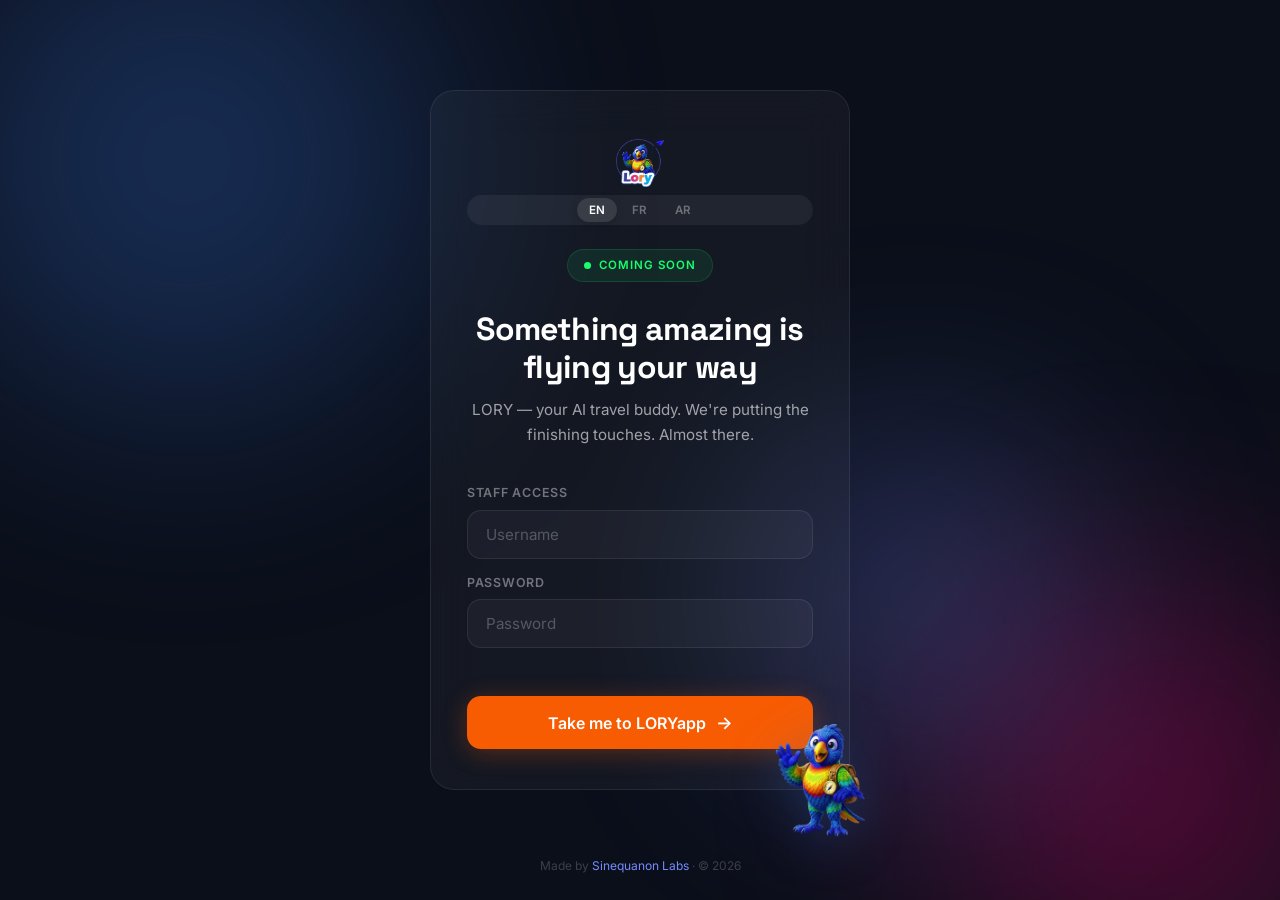
<file: index.html>
<!DOCTYPE html>
<html lang="en" dir="ltr">
<head>
  <meta charset="UTF-8" />
  <meta name="viewport" content="width=device-width, initial-scale=1.0" />
  <title>LORY — Coming Soon</title>
  <meta name="description" content="LORY — AI travel audio guide that works offline. Coming soon." />
  <meta name="robots" content="noindex, nofollow" />

  <link rel="preconnect" href="https://fonts.googleapis.com" />
  <link rel="preconnect" href="https://fonts.gstatic.com" crossorigin />
  <link href="https://fonts.googleapis.com/css2?family=Inter:wght@400;500;600;700&family=Space+Grotesk:wght@500;600;700&display=swap" rel="stylesheet" />

  <link rel="icon" type="image/png" sizes="32x32" href="assets/favicon.png" />
  <link rel="stylesheet" href="css/style.css" />

  <style>
    /* ---------- Coming Soon Page ---------- */
    :root {
      --cs-bg: #0B0F1A;
      --cs-card: rgba(255,255,255,0.04);
      --cs-border: rgba(255,255,255,0.08);
      --cs-text: rgba(255,255,255,0.6);
    }

    body {
      background: var(--cs-bg);
      min-height: 100vh;
      display: flex;
      align-items: center;
      justify-content: center;
      padding: 80px 24px 100px;
      overflow: auto;
    }

    /* Animated gradient orbs */
    .cs-bg-orb {
      position: fixed;
      border-radius: 50%;
      filter: blur(120px);
      opacity: 0.35;
      pointer-events: none;
      animation: orbFloat 8s ease-in-out infinite alternate;
    }
    .cs-bg-orb.orb-1 {
      width: 500px; height: 500px;
      background: var(--lory-blue);
      top: -10%; left: -5%;
    }
    .cs-bg-orb.orb-2 {
      width: 400px; height: 400px;
      background: var(--cheeky-red);
      bottom: -10%; right: -5%;
      animation-delay: -3s;
    }
    .cs-bg-orb.orb-3 {
      width: 300px; height: 300px;
      background: var(--sky-cyan);
      top: 50%; left: 60%;
      animation-delay: -5s;
    }
    @keyframes orbFloat {
      0%   { transform: translate(0, 0) scale(1); }
      100% { transform: translate(30px, -20px) scale(1.08); }
    }

    /* Card */
    .cs-card {
      position: relative;
      z-index: 2;
      width: 100%;
      max-width: 420px;
      background: var(--cs-card);
      border: 1px solid var(--cs-border);
      border-radius: 24px;
      padding: 48px 36px 40px;
      backdrop-filter: blur(24px);
      text-align: center;
      overflow: visible;
    }

    .cs-logo {
      height: 48px;
      width: auto;
      margin: 0 auto 8px;
    }

    .cs-badge {
      display: inline-flex;
      align-items: center;
      gap: 8px;
      background: rgba(24,255,109,0.08);
      border: 1px solid rgba(24,255,109,0.15);
      padding: 6px 16px;
      border-radius: 9999px;
      font-family: var(--font-body);
      font-weight: 600;
      font-size: 0.72rem;
      text-transform: uppercase;
      letter-spacing: 0.08em;
      color: var(--jungle-green);
      margin-bottom: 28px;
    }
    .cs-badge .pulse-dot {
      width: 7px; height: 7px;
      border-radius: 50%;
      background: var(--jungle-green);
      animation: pulse-dot 1.5s ease-in-out infinite;
    }

    .cs-title {
      font-family: var(--font-display);
      font-weight: 700;
      font-size: clamp(1.6rem, 4vw, 2rem);
      color: white;
      line-height: 1.2;
      margin-bottom: 12px;
      letter-spacing: -0.02em;
    }

    .cs-sub {
      font-size: 0.95rem;
      color: var(--cs-text);
      line-height: 1.6;
      margin-bottom: 36px;
      max-width: 340px;
      margin-left: auto;
      margin-right: auto;
    }

    /* Form */
    .cs-form {
      display: flex;
      flex-direction: column;
      gap: 14px;
      text-align: left;
    }

    .cs-field label {
      display: block;
      font-size: 0.78rem;
      font-weight: 600;
      color: rgba(255,255,255,0.4);
      text-transform: uppercase;
      letter-spacing: 0.06em;
      margin-bottom: 6px;
    }

    .cs-field input {
      width: 100%;
      padding: 14px 18px;
      border-radius: 14px;
      border: 1.5px solid var(--cs-border);
      background: rgba(255,255,255,0.04);
      color: white;
      font-family: var(--font-body);
      font-size: 0.95rem;
      outline: none;
      transition: border-color 0.3s ease, background 0.3s ease;
    }

    .cs-field input::placeholder { color: rgba(255,255,255,0.25); }

    .cs-field input:focus {
      border-color: var(--sky-cyan);
      background: rgba(255,255,255,0.07);
    }

    .cs-btn {
      width: 100%;
      padding: 16px 32px;
      border-radius: 14px;
      border: none;
      font-family: var(--font-body);
      font-weight: 600;
      font-size: 1rem;
      cursor: pointer;
      display: flex;
      align-items: center;
      justify-content: center;
      gap: 10px;
      transition: all 0.3s cubic-bezier(0.4,0,0.2,1);
      margin-top: 4px;
    }

    .cs-btn-primary {
      background: var(--beak-orange);
      color: white;
      box-shadow: 0 4px 24px rgba(247,92,3,0.3);
    }
    .cs-btn-primary:hover {
      background: var(--beak-orange-dark);
      transform: translateY(-2px);
      box-shadow: 0 8px 32px rgba(247,92,3,0.4);
    }

    .cs-error {
      font-size: 0.82rem;
      color: var(--cheeky-red);
      text-align: center;
      min-height: 20px;
      margin-top: -4px;
    }

    /* Mascot peek */
    .cs-mascot {
      position: absolute;
      bottom: -48px;
      right: -16px;
      width: 90px;
      height: auto;
      animation: perchFloat 3s ease-in-out infinite;
      filter: drop-shadow(0 8px 24px rgba(48,102,190,0.3));
      pointer-events: none;
    }

    /* Footer link */
    .cs-footer {
      position: fixed;
      bottom: 24px;
      left: 0; right: 0;
      text-align: center;
      z-index: 2;
      font-size: 0.75rem;
      color: rgba(255,255,255,0.2);
    }
    .cs-footer a {
      color: var(--sky-cyan);
      transition: color 0.3s ease;
    }
    .cs-footer a:hover { color: white; }

    /* Stars / particles */
    .cs-stars {
      position: fixed;
      inset: 0;
      pointer-events: none;
      z-index: 0;
      overflow: hidden;
    }
    .cs-star {
      position: absolute;
      width: 2px; height: 2px;
      background: white;
      border-radius: 50%;
      animation: twinkle var(--dur) ease-in-out infinite alternate;
      opacity: 0;
    }
    @keyframes twinkle {
      0%   { opacity: 0; transform: scale(0.5); }
      100% { opacity: var(--op); transform: scale(1); }
    }

    /* Language switcher */
    .cs-lang-switcher {
      display: flex;
      gap: 3px;
      background: rgba(255,255,255,0.06);
      border-radius: 9999px;
      padding: 3px;
      margin-bottom: 24px;
      justify-content: center;
    }
    .cs-lang-btn {
      padding: 5px 12px;
      border-radius: 50px;
      border: none;
      background: transparent;
      font-family: var(--font-body);
      font-size: 0.72rem;
      font-weight: 600;
      color: rgba(255,255,255,0.35);
      cursor: pointer;
      transition: all 0.3s ease;
      letter-spacing: 0.02em;
    }
    .cs-lang-btn:hover { color: rgba(255,255,255,0.7); }
    .cs-lang-btn.active {
      background: rgba(255,255,255,0.1);
      color: white;
      box-shadow: 0 2px 8px rgba(0,0,0,0.15);
    }

    /* RTL overrides */
    [dir="rtl"] .cs-form { text-align: right; }
    [dir="rtl"] .cs-field input { text-align: right; }
  </style>
</head>
<body>

  <!-- Background effects -->
  <div class="cs-bg-orb orb-1"></div>
  <div class="cs-bg-orb orb-2"></div>
  <div class="cs-bg-orb orb-3"></div>
  <div class="cs-stars" id="cs-stars"></div>

  <!-- Login card -->
  <div class="cs-card">
    <img src="assets/lory-logo.png" alt="LORY" class="cs-logo" />

    <div class="cs-lang-switcher">
      <button class="cs-lang-btn active" data-lang="en" aria-label="English">EN</button>
      <button class="cs-lang-btn" data-lang="fr" aria-label="Français">FR</button>
      <button class="cs-lang-btn" data-lang="ar" aria-label="العربية">AR</button>
    </div>

    <div class="cs-badge">
      <span class="pulse-dot"></span>
      <span data-i18n="cs_badge">Coming Soon</span>
    </div>

    <h1 class="cs-title" data-i18n="cs_title">Something amazing is flying your way</h1>
    <p class="cs-sub" data-i18n="cs_sub">LORY — your AI travel buddy. We're putting the finishing touches. Almost there.</p>

    <form class="cs-form" id="cs-form" autocomplete="off">
      <div class="cs-field">
        <label for="cs-user" data-i18n="cs_label_user">Staff Access</label>
        <input type="text" id="cs-user" data-i18n-placeholder="cs_plh_user" placeholder="Username" autocomplete="off" required />
      </div>
      <div class="cs-field">
        <label for="cs-pass" data-i18n="cs_label_pass">Password</label>
        <input type="password" id="cs-pass" data-i18n-placeholder="cs_plh_pass" placeholder="Password" autocomplete="off" required />
      </div>
      <div class="cs-error" id="cs-error"></div>
      <button type="submit" class="cs-btn cs-btn-primary">
        <span data-i18n="cs_btn">Take me to LORYapp</span> <span style="font-size:1.1em;">→</span>
      </button>
    </form>

    <img src="assets/lory-mascot.png" alt="Lory" class="cs-mascot" />
  </div>

  <div class="cs-footer">
    <span data-i18n="cs_footer">Made by <a href="#">Sinequanon Labs</a> &middot; &copy; 2026</span>
  </div>

  <script src="js/auth.js"></script>
  <script src="js/i18n.js"></script>
  <script>
    (function () {
      // If already authenticated, skip straight to the landing page
      if (LORY_AUTH.isAuthed()) {
        window.location.replace('lory.html');
        return;
      }

      // ==================== i18n Engine (Coming Soon) ====================
      var DEFAULT_LANG = 'en';
      var SUPPORTED_LANGS = ['en', 'fr', 'ar'];

      function getSavedLang() {
        try {
          var saved = localStorage.getItem('lory_lang');
          if (saved && SUPPORTED_LANGS.indexOf(saved) !== -1) return saved;
        } catch (_) {}
        var navLang = (navigator.language || (navigator.languages && navigator.languages[0]) || '').slice(0, 2);
        if (navLang === 'ar') return 'ar';
        if (navLang === 'fr') return 'fr';
        return 'en';
      }

      var currentLang = getSavedLang();

      function applyLanguage(lang) {
        if (!LORY_I18N[lang]) return;
        currentLang = lang;
        try { localStorage.setItem('lory_lang', lang); } catch (_) {}

        var html = document.documentElement;
        html.setAttribute('lang', lang);
        html.setAttribute('dir', lang === 'ar' ? 'rtl' : 'ltr');

        document.querySelectorAll('[data-i18n]').forEach(function (el) {
          var key = el.getAttribute('data-i18n');
          var t = LORY_I18N[lang][key];
          if (t !== undefined) el.innerHTML = t;
        });

        document.querySelectorAll('[data-i18n-placeholder]').forEach(function (el) {
          var key = el.getAttribute('data-i18n-placeholder');
          var t = LORY_I18N[lang][key];
          if (t !== undefined) el.setAttribute('placeholder', t);
        });

        // Update meta tags
        var metaMap = {
          cs_meta_title: 'title',
          cs_meta_desc: 'description',
        };
        Object.entries(metaMap).forEach(function ([key, attr]) {
          var text = LORY_I18N[lang][key];
          if (!text) return;
          if (key === 'cs_meta_title') { document.title = text; return; }
          var meta = document.querySelector('meta[name="' + attr + '"]');
          if (meta) meta.setAttribute('content', text);
        });

        document.querySelectorAll('.cs-lang-btn').forEach(function (btn) {
          btn.classList.toggle('active', btn.getAttribute('data-lang') === lang);
        });
      }

      document.addEventListener('click', function (e) {
        var btn = e.target.closest('.cs-lang-btn');
        if (btn) {
          var lang = btn.getAttribute('data-lang');
          if (lang && lang !== currentLang) {
            applyLanguage(lang);
            updateErrorTranslations();
          }
        }
      });

      applyLanguage(currentLang);

      // Store translated error messages for form validation
      var errorMessages = { empty: '', invalid: '' };
      function updateErrorTranslations() {
        errorMessages.empty  = LORY_I18N[currentLang]?.cs_error_empty  || 'Please enter both fields.';
        errorMessages.invalid = LORY_I18N[currentLang]?.cs_error_invalid || 'Invalid credentials. Access denied.';
      }
      updateErrorTranslations();

      // ==================== Star Particles ====================
      var stars = document.getElementById('cs-stars');
      for (var i = 0; i < 60; i++) {
        var s = document.createElement('div');
        s.className = 'cs-star';
        s.style.left = Math.random() * 100 + '%';
        s.style.top  = Math.random() * 100 + '%';
        s.style.setProperty('--dur', (2 + Math.random() * 3) + 's');
        s.style.setProperty('--op',  (0.2 + Math.random() * 0.5));
        s.style.animationDelay = (Math.random() * 4) + 's';
        stars.appendChild(s);
      }

      // ==================== Form Handling ====================
      var form  = document.getElementById('cs-form');
      var error = document.getElementById('cs-error');

      form.addEventListener('submit', function (e) {
        e.preventDefault();
        error.textContent = '';

        var user = document.getElementById('cs-user').value.trim();
        var pass = document.getElementById('cs-pass').value;

        if (!user || !pass) {
          error.textContent = errorMessages.empty;
          return;
        }

        if (LORY_AUTH.login(user, pass)) {
          window.location.href = 'lory.html';
        } else {
          error.textContent = errorMessages.invalid;
          document.getElementById('cs-pass').value = '';
          document.getElementById('cs-pass').focus();
          var card = document.querySelector('.cs-card');
          card.style.animation = 'shake 0.4s ease';
          setTimeout(function () { card.style.animation = ''; }, 500);
        }
      });
    })();
  </script>
</body>
</html>
</file>
<file: css/style.css>
/* ============================================
   LORY Landing Page — Design System v2
   Brand Book v6.2.1 | Sinequanon Labs
   ============================================ */

/* ---------- CSS Custom Properties ---------- */
:root {
  --lory-blue: #3066BE;
  --lory-blue-dark: #2553A3;
  --happy-yellow: #F1C40F;
  --cheeky-red: #D90368;
  --jungle-green: #18FF6D;
  --beak-orange: #F75C03;
  --beak-orange-dark: #D94E02;
  --sky-cyan: #758BFD;

  --text-primary: #0F172A;
  --text-secondary: #475569;
  --text-light: #94A3B8;
  --bg-white: #FFFFFF;
  --bg-light: #F8FAFC;
  --bg-dark: #0F172A;

  --pastel-bg: linear-gradient(135deg, #fff8d6 0%, #ffe6f0 35%, #e0f2ff 70%, #f0fff4 100%);

  --font-display: 'Space Grotesk', -apple-system, BlinkMacSystemFont, 'Segoe UI', sans-serif;
  --font-body: 'Inter', -apple-system, BlinkMacSystemFont, 'Segoe UI', sans-serif;

  --max-width: 1200px;
  --section-pad: 96px;
  --section-pad-mobile: 56px;
  --card-radius: 16px;
  --card-radius-lg: 20px;
  --btn-radius: 9999px;

  --shadow-sm: 0 1px 3px rgba(15, 23, 42, 0.06);
  --shadow-md: 0 8px 24px rgba(15, 23, 42, 0.07);
  --shadow-lg: 0 20px 48px rgba(15, 23, 42, 0.08);
  --shadow-glow-blue: 0 0 30px rgba(48, 102, 190, 0.15);

  --transition: 0.3s cubic-bezier(0.4, 0, 0.2, 1);
}

/* ---------- Reset ---------- */
*, *::before, *::after { margin: 0; padding: 0; box-sizing: border-box; }

html {
  scroll-behavior: smooth;
  -webkit-font-smoothing: antialiased;
}

body {
  font-family: var(--font-body);
  color: var(--text-primary);
  background: var(--pastel-bg);
  line-height: 1.65;
  overflow-x: hidden;
}

img { max-width: 100%; display: block; }
a { text-decoration: none; color: inherit; }
button { cursor: pointer; font-family: inherit; border: none; background: none; }
input, button { font-family: inherit; }
ul { list-style: none; }

/* ---------- Utility ---------- */
.container {
  max-width: var(--max-width);
  margin: 0 auto;
  padding: 0 32px;
}

.section {
  padding: var(--section-pad) 0;
  position: relative;
}

.text-center { text-align: center; }

/* ---------- Rainbow Bar Divider ---------- */
.rainbow-bar {
  width: 100%;
  height: 6px;
  background: linear-gradient(90deg, var(--cheeky-red), var(--beak-orange), var(--happy-yellow), var(--jungle-green), var(--sky-cyan), var(--lory-blue));
  border: none;
  margin: 0;
}

/* ---------- Section Headers ---------- */
.section-label {
  display: inline-flex;
  align-items: center;
  gap: 8px;
  font-family: var(--font-body);
  font-weight: 600;
  font-size: 0.8rem;
  text-transform: uppercase;
  letter-spacing: 0.1em;
  color: var(--lory-blue);
  margin-bottom: 16px;
}

.section-label .pulse-dot {
  width: 8px;
  height: 8px;
  border-radius: 50%;
  background: var(--jungle-green);
  animation: pulse-dot 1.5s ease-in-out infinite;
}

@keyframes pulse-dot {
  0%, 100% { opacity: 1; transform: scale(1); }
  50% { opacity: 0.5; transform: scale(0.8); }
}

.section-title {
  font-family: var(--font-display);
  font-weight: 700;
  font-size: clamp(2rem, 4.5vw, 3rem);
  line-height: 1.15;
  margin-bottom: 16px;
  letter-spacing: -0.02em;
}

.section-sub {
  font-family: var(--font-body);
  font-size: 1.1rem;
  color: var(--text-secondary);
  max-width: 640px;
  line-height: 1.7;
}

.text-center .section-sub { margin-left: auto; margin-right: auto; }

/* ---------- Navbar ---------- */
.navbar {
  position: fixed;
  top: 0; left: 0; right: 0;
  z-index: 1000;
  padding: 18px 32px;
  display: flex;
  align-items: center;
  justify-content: space-between;
  transition: background var(--transition), box-shadow var(--transition), padding var(--transition);
}
[dir="rtl"] .navbar { direction: rtl; }

.navbar.scrolled {
  background: rgba(255,255,255,0.85);
  backdrop-filter: blur(16px);
  box-shadow: 0 1px 0 rgba(0,0,0,0.05);
  padding: 12px 32px;
}

.navbar .logo {
  font-family: var(--font-display);
  font-weight: 700;
  font-size: 1.25rem;
  background: linear-gradient(135deg, var(--cheeky-red), var(--beak-orange), var(--happy-yellow), var(--jungle-green), var(--lory-blue), var(--sky-cyan));
  -webkit-background-clip: text;
  -webkit-text-fill-color: transparent;
  background-clip: text;
  display: inline-flex;
  align-items: center;
  gap: 8px;
}

.nav-logo-img {
  height: 144px;
  width: auto;
}

.navbar .nav-links {
  display: flex;
  align-items: center;
  gap: 24px;
}

.navbar .nav-links a {
  font-family: var(--font-body);
  font-weight: 500;
  font-size: 0.875rem;
  color: var(--text-secondary);
  transition: color var(--transition);
}

.navbar .nav-links a:hover { color: var(--lory-blue); }

.navbar .nav-links .nav-cta {
  background: #D90368;
  color: white;
  padding: 10px 24px;
  border-radius: var(--btn-radius);
  font-weight: 600;
  font-size: 0.875rem;
  transition: background var(--transition), transform var(--transition);
}

.navbar .nav-links .nav-cta:hover {
  background: #B80256;
  transform: translateY(-1px);
}

/* ---------- Language Switcher ---------- */
.lang-switcher {
  display: flex;
  gap: 3px;
  background: rgba(0,0,0,0.04);
  border-radius: var(--btn-radius);
  padding: 3px;
}

.lang-btn {
  padding: 5px 10px;
  border-radius: 50px;
  font-size: 0.7rem;
  font-weight: 600;
  color: var(--text-light);
  transition: all var(--transition);
  letter-spacing: 0.02em;
}

.lang-btn:hover { color: var(--text-primary); }
.lang-btn.active { background: rgba(255,255,255,0.9); color: var(--lory-blue); box-shadow: 0 2px 8px rgba(0,0,0,0.06); }

/* ---------- HERO: Split Layout ---------- */
.hero {
  position: relative;
  min-height: 100vh;
  display: flex;
  align-items: center;
  overflow: hidden;
  padding: 120px 0 80px;
}

.hero .container {
  display: grid;
  grid-template-columns: 1fr 1fr;
  gap: 60px;
  align-items: center;
  width: 100%;
}

.hero-left { position: relative; z-index: 2; }

.hero-left .hero-badge {
  display: inline-flex;
  align-items: center;
  gap: 8px;
  background: rgba(48,102,190,0.08);
  padding: 6px 18px 6px 12px;
  border-radius: var(--btn-radius);
  font-family: var(--font-body);
  font-weight: 600;
  font-size: 0.78rem;
  color: var(--lory-blue);
  margin-bottom: 24px;
}

.hero-left h1 {
  font-family: var(--font-display);
  font-weight: 700;
  font-size: clamp(2.2rem, 5vw, 3.5rem);
  line-height: 1.1;
  letter-spacing: -0.025em;
  margin-bottom: 20px;
  color: var(--text-primary);
}

.hero-left h1 .gradient-text {
  background: linear-gradient(135deg, var(--sky-cyan), var(--lory-blue));
  -webkit-background-clip: text;
  -webkit-text-fill-color: transparent;
  background-clip: text;
}

.hero-left .hero-sub {
  font-family: var(--font-body);
  font-size: 1.1rem;
  color: var(--text-secondary);
  line-height: 1.7;
  margin-bottom: 32px;
  max-width: 480px;
}

.hero-buttons {
  display: flex;
  flex-wrap: wrap;
  gap: 16px;
  align-items: center;
}

.btn-primary {
  display: inline-flex;
  align-items: center;
  gap: 10px;
  background: #D90368;
  color: white;
  padding: 16px 36px;
  border-radius: var(--btn-radius);
  font-family: var(--font-body);
  font-weight: 600;
  font-size: 1rem;
  transition: background var(--transition), transform var(--transition), box-shadow var(--transition);
  box-shadow: 0 4px 20px rgba(217,3,104,0.25);
}

.btn-primary:hover {
  background: #B80256;
  transform: translateY(-2px);
  box-shadow: 0 8px 30px rgba(217,3,104,0.35);
}

.store-badges {
  display: flex;
  gap: 10px;
}

.store-badge {
  display: inline-flex;
  align-items: center;
  gap: 6px;
  padding: 12px 20px;
  border-radius: var(--card-radius);
  border: 1.5px solid rgba(15,23,42,0.08);
  background: rgba(255,255,255,0.6);
  font-family: var(--font-body);
  font-weight: 500;
  font-size: 0.8rem;
  color: var(--text-secondary);
  transition: background var(--transition), border-color var(--transition);
}

.store-badge:hover {
  background: white;
  border-color: var(--lory-blue);
}

.store-badge .store-icon { font-size: 1.1rem; }

/* ---------- Hero Right: Phone Mockup ---------- */
.hero-right {
  position: relative;
  z-index: 2;
  display: flex;
  justify-content: center;
  align-items: center;
}

.phone-mockup {
  position: relative;
  width: 300px;
  height: 620px;
  background: #1a1a2e;
  border-radius: 40px;
  border: 3px solid rgba(255,255,255,0.15);
  box-shadow: 0 30px 60px rgba(0,0,0,0.15), inset 0 0 0 1px rgba(255,255,255,0.05);
  overflow: hidden;
  transform: perspective(1200px) rotateY(-8deg) rotateX(4deg);
  transition: transform var(--transition);
}

.phone-mockup:hover {
  transform: perspective(1200px) rotateY(-4deg) rotateX(2deg);
}

.phone-notch {
  position: absolute;
  top: 12px;
  left: 50%;
  transform: translateX(-50%);
  width: 120px;
  height: 28px;
  background: #1a1a2e;
  border-radius: 0 0 16px 16px;
  z-index: 10;
}

.phone-notch::after {
  content: '';
  position: absolute;
  top: 8px;
  left: 50%;
  transform: translateX(-50%);
  width: 10px;
  height: 10px;
  border-radius: 50%;
  border: 2px solid rgba(255,255,255,0.1);
}

.phone-screen {
  width: 100%;
  height: 100%;
  padding: 44px 16px 20px;
  background: linear-gradient(160deg, #0f1f3d, #1a2a5e);
  display: flex;
  flex-direction: column;
  gap: 12px;
}

.phone-header {
  display: flex;
  align-items: center;
  justify-content: space-between;
  padding: 0 4px;
}

.phone-header .time {
  color: rgba(255,255,255,0.8);
  font-size: 0.75rem;
  font-weight: 600;
}

.phone-header .status {
  color: rgba(255,255,255,0.6);
  font-size: 0.7rem;
  display: flex;
  gap: 4px;
}

.phone-app-area {
  flex: 1;
  border-radius: 12px;
  background: linear-gradient(160deg, #1e3a5f, #2a4a7a);
  position: relative;
  overflow: hidden;
  display: flex;
  flex-direction: column;
  align-items: center;
  justify-content: flex-start;
  padding: 12px 8px 8px;
}

.phone-app-area::before {
  content: '';
  position: absolute;
  inset: 0;
  background: radial-gradient(circle at 40% 50%, rgba(48,102,190,0.25) 0%, transparent 60%),
              radial-gradient(circle at 70% 60%, rgba(117,139,253,0.15) 0%, transparent 40%);
  pointer-events: none;
}

.phone-app-top {
  display: flex;
  align-items: center;
  justify-content: center;
  padding: 4px 0;
  z-index: 1;
  position: relative;
}

.phone-app-logo {
  height: 26px;
  width: auto;
  opacity: 0.8;
}

.phone-app-overlay {
  flex: 1;
  z-index: 1;
  position: relative;
  width: 100%;
}

.phone-bottom-card {
  background: rgba(255,255,255,0.08);
  backdrop-filter: blur(12px);
  border-radius: 14px;
  padding: 14px 16px;
  display: flex;
  align-items: center;
  gap: 12px;
  border: 1px solid rgba(255,255,255,0.06);
}

.phone-bottom-card .lory-avatar {
  width: 36px;
  height: 36px;
  border-radius: 50%;
  background: linear-gradient(135deg, var(--lory-blue), var(--sky-cyan));
  display: flex;
  align-items: center;
  justify-content: center;
  flex-shrink: 0;
  overflow: hidden;
  padding: 4px;
}

.phone-bottom-card .lory-avatar .avatar-img {
  width: 100%;
  height: 100%;
  object-fit: contain;
  transform: scaleX(-1);
}

.phone-bottom-card .card-text {
  flex: 1;
}

.phone-bottom-card .card-text .title {
  color: white;
  font-size: 0.8rem;
  font-weight: 600;
}

.phone-bottom-card .card-text .sub {
  color: rgba(255,255,255,0.5);
  font-size: 0.7rem;
}

.phone-bottom-card .play-btn {
  width: 32px;
  height: 32px;
  border-radius: 50%;
  background: #D90368;
  display: flex;
  align-items: center;
  justify-content: center;
  color: white;
  font-size: 0.75rem;
  flex-shrink: 0;
}

/* Lory mascot perched on phone */
.hero-mascot-perch {
  position: absolute;
  top: 220px;
  right: -30px;
  width: 160px;
  height: auto;
  z-index: 5;
  pointer-events: none;
  animation: perchFloat 3s ease-in-out infinite;
}

@keyframes perchFloat {
  0%, 100% { transform: translateY(0) rotate(-2deg); }
  50% { transform: translateY(-8px) rotate(1deg); }
}

.perch-img {
  width: 100%;
  height: auto;
  filter: drop-shadow(0 8px 24px rgba(48,102,190,0.25));
}

/* ---------- Philosophy Grid ---------- */
.philosophy-section {
  background: white;
}

.philosophy-grid {
  display: grid;
  grid-template-columns: repeat(3, 1fr);
  gap: 28px;
  margin-top: 48px;
}

.philosophy-card {
  background: var(--bg-white);
  border-radius: var(--card-radius-lg);
  padding: 40px 32px;
  box-shadow: var(--shadow-sm);
  transition: transform var(--transition), box-shadow var(--transition);
  text-align: center;
  border: 1px solid rgba(0,0,0,0.03);
}

.philosophy-card:hover {
  transform: translateY(-4px);
  box-shadow: var(--shadow-md);
}

.philosophy-card .card-icon {
  width: 56px;
  height: 56px;
  border-radius: 16px;
  display: flex;
  align-items: center;
  justify-content: center;
  font-size: 1.4rem;
  margin: 0 auto 20px;
}

.philosophy-card:nth-child(1) .card-icon { background: rgba(48,102,190,0.1); color: var(--lory-blue); }
.philosophy-card:nth-child(2) .card-icon { background: rgba(241,196,15,0.12); color: #B8960C; }
.philosophy-card:nth-child(3) .card-icon { background: rgba(117,139,253,0.1); color: var(--sky-cyan); }

.philosophy-card h3 {
  font-family: var(--font-display);
  font-weight: 600;
  font-size: 1.15rem;
  margin-bottom: 8px;
}

.philosophy-card p {
  font-size: 0.95rem;
  color: var(--text-secondary);
  line-height: 1.65;
}

/* ---------- Alternating Feature Rows ---------- */
.feature-section {
  padding: var(--section-pad) 0;
}

.feature-row {
  display: grid;
  grid-template-columns: 1fr 1fr;
  gap: 60px;
  align-items: center;
}

.feature-row.reverse {
  direction: rtl;
}
.feature-row.reverse > * { direction: ltr; }
[dir="rtl"] .feature-row.reverse { direction: ltr; }
[dir="rtl"] .feature-row.reverse > * { direction: rtl; }

.feature-text .feature-tag {
  display: inline-block;
  font-family: var(--font-body);
  font-weight: 600;
  font-size: 0.75rem;
  text-transform: uppercase;
  letter-spacing: 0.08em;
  color: var(--lory-blue);
  padding: 4px 14px;
  background: rgba(48,102,190,0.06);
  border-radius: var(--btn-radius);
  margin-bottom: 16px;
}

.feature-text h2 {
  font-family: var(--font-display);
  font-weight: 700;
  font-size: clamp(1.6rem, 3.5vw, 2.2rem);
  line-height: 1.2;
  margin-bottom: 16px;
  letter-spacing: -0.02em;
}

.feature-text p {
  font-size: 1rem;
  color: var(--text-secondary);
  line-height: 1.7;
  margin-bottom: 24px;
}

.feature-list {
  display: flex;
  flex-direction: column;
  gap: 12px;
}

.feature-list li {
  display: flex;
  align-items: center;
  gap: 10px;
  font-size: 0.95rem;
  color: var(--text-secondary);
}

.feature-list li .check {
  color: var(--jungle-green);
  font-weight: 700;
}

.feature-visual {
  display: flex;
  justify-content: center;
  align-items: center;
  position: relative;
}

.feature-visual .visual-box {
  width: 100%;
  max-width: 400px;
  aspect-ratio: 4/3;
  border-radius: var(--card-radius-lg);
  background: linear-gradient(160deg, rgba(48,102,190,0.06), rgba(117,139,253,0.1));
  border: 1px solid rgba(48,102,190,0.08);
  display: flex;
  flex-direction: column;
  align-items: center;
  justify-content: center;
  padding: 32px;
  text-align: center;
  position: relative;
}

.feature-visual .visual-box .visual-icon {
  font-size: 3rem;
  margin-bottom: 16px;
}

.feature-visual .visual-box .visual-label {
  font-family: var(--font-display);
  font-weight: 600;
  font-size: 1rem;
  color: var(--text-primary);
}

.feature-visual .visual-box .visual-sub {
  font-size: 0.85rem;
  color: var(--text-light);
  margin-top: 4px;
}

/* Lory mascot figure in feature visuals */
.feature-mascot {
  position: absolute;
  width: 64px;
  height: auto;
  z-index: 2;
  filter: drop-shadow(0 4px 12px rgba(0,0,0,0.1));
}

.feature-mascot.tr {
  top: -20px;
  right: -16px;
}
[dir="rtl"] .feature-mascot.tr { right: auto; left: -16px; transform: scaleX(-1); }
.feature-mascot.bl {
  bottom: -20px;
  left: -16px;
  transform: scaleX(-1);
}
[dir="rtl"] .feature-mascot.bl { left: auto; right: -16px; transform: none; }

/* ---------- Lab / Accordion Section ---------- */
.lab-section {
  background: white;
}

.lab-header {
  text-align: center;
  margin-bottom: 48px;
}

.lab-header .lab-logo {
  font-family: var(--font-display);
  font-weight: 700;
  font-size: 1.1rem;
  color: var(--text-light);
  margin-bottom: 8px;
}

.accordion {
  max-width: 780px;
  margin: 0 auto;
  display: flex;
  flex-direction: column;
  gap: 12px;
}

.accordion-item {
  border: 1px solid rgba(0,0,0,0.05);
  border-radius: var(--card-radius);
  overflow: hidden;
  background: white;
  transition: box-shadow var(--transition);
}

.accordion-item:hover { box-shadow: var(--shadow-sm); }
.accordion-item.open { box-shadow: var(--shadow-md); }

.accordion-header {
  display: flex;
  align-items: center;
  justify-content: space-between;
  padding: 20px 24px;
  cursor: pointer;
  transition: background var(--transition);
  width: 100%;
  text-align: left;
}
[dir="rtl"] .accordion-header { text-align: right; }

.accordion-header:hover { background: rgba(0,0,0,0.01); }

.accordion-header .acc-label {
  font-family: var(--font-display);
  font-weight: 600;
  font-size: 1rem;
  display: flex;
  align-items: center;
  gap: 12px;
}

.accordion-header .acc-icon {
  width: 32px;
  height: 32px;
  border-radius: 10px;
  display: flex;
  align-items: center;
  justify-content: center;
  font-size: 0.9rem;
  background: rgba(48,102,190,0.08);
  color: var(--lory-blue);
  flex-shrink: 0;
}

.accordion-header .acc-arrow {
  font-size: 0.8rem;
  color: var(--text-light);
  transition: transform var(--transition);
}

.accordion-item.open .acc-arrow {
  transform: rotate(180deg);
}

.accordion-body {
  max-height: 0;
  overflow: hidden;
  transition: max-height 0.4s ease, padding 0.4s ease;
  padding: 0 24px;
}

.accordion-item.open .accordion-body {
  max-height: 400px;
  padding: 0 24px 24px;
}

.accordion-body p {
  font-size: 0.95rem;
  color: var(--text-secondary);
  line-height: 1.7;
}

.accordion-body .tech-tags {
  display: flex;
  flex-wrap: wrap;
  gap: 8px;
  margin-top: 14px;
}

.accordion-body .tech-tag {
  padding: 5px 14px;
  border-radius: var(--btn-radius);
  background: rgba(48,102,190,0.06);
  color: var(--lory-blue);
  font-size: 0.78rem;
  font-weight: 500;
}

/* ---------- Waitlist Section ---------- */
.waitlist-section {
  background: var(--bg-dark);
  color: white;
}

.waitlist-content {
  max-width: 520px;
  margin: 0 auto;
  text-align: center;
}

.waitlist-content h2 {
  font-family: var(--font-display);
  font-weight: 700;
  font-size: clamp(1.8rem, 3.5vw, 2.4rem);
  margin-bottom: 12px;
  letter-spacing: -0.02em;
}

.waitlist-content p {
  color: rgba(255,255,255,0.6);
  margin-bottom: 32px;
  font-size: 1rem;
}

.waitlist-form {
  display: flex;
  flex-direction: column;
  gap: 14px;
}

.form-row input {
  width: 100%;
  padding: 16px 20px;
  border-radius: 14px;
  border: 1.5px solid rgba(255,255,255,0.1);
  background: rgba(255,255,255,0.06);
  color: white;
  font-size: 0.95rem;
  outline: none;
  transition: border-color var(--transition), background var(--transition);
}

.form-row input::placeholder { color: rgba(255,255,255,0.35); }
.form-row input:focus { border-color: var(--happy-yellow); background: rgba(255,255,255,0.1); }

.city-pills {
  display: flex;
  flex-wrap: wrap;
  gap: 8px;
  justify-content: center;
}

.city-pill {
  padding: 8px 18px;
  border-radius: var(--btn-radius);
  border: 1.5px solid rgba(255,255,255,0.1);
  background: rgba(255,255,255,0.04);
  color: rgba(255,255,255,0.6);
  font-size: 0.85rem;
  font-weight: 500;
  cursor: pointer;
  transition: all var(--transition);
}

.city-pill:hover { border-color: rgba(255,255,255,0.2); background: rgba(255,255,255,0.08); }
.city-pill.active { border-color: var(--happy-yellow); background: rgba(241,196,15,0.1); color: var(--happy-yellow); }

.btn-submit {
  background: #D90368;
  color: white;
  padding: 16px 32px;
  border-radius: 14px;
  font-weight: 600;
  font-size: 1rem;
  display: flex;
  align-items: center;
  justify-content: center;
  gap: 8px;
  transition: background var(--transition), transform var(--transition);
  box-shadow: 0 4px 20px rgba(217,3,104,0.3);
}

.btn-submit:hover { background: #B80256; transform: translateY(-2px); }

.consent-row {
  display: flex;
  align-items: center;
  gap: 8px;
  justify-content: center;
  font-size: 0.8rem;
  color: rgba(255,255,255,0.4);
}

.consent-row input[type="checkbox"] { width: 16px; height: 16px; accent-color: var(--happy-yellow); }
.consent-row a { color: rgba(255,255,255,0.5); text-decoration: underline; }

.waitlist-success {
  display: none;
  text-align: center;
}

.waitlist-success.show { display: block; animation: fadeInUp 0.5s ease; }
.waitlist-success .success-icon {
  font-size: 3.5rem;
  margin-bottom: 16px;
  display: flex;
  align-items: center;
  justify-content: center;
  gap: 4px;
}
.success-mascot {
  width: 56px;
  height: auto;
  display: inline-block;
}
.waitlist-success h3 { font-family: var(--font-display); font-weight: 600; font-size: 1.5rem; margin-bottom: 8px; }
.waitlist-success p { color: rgba(255,255,255,0.6); margin-bottom: 20px; }

.btn-share {
  display: inline-flex;
  align-items: center;
  gap: 8px;
  background: rgba(255,255,255,0.08);
  color: white;
  padding: 12px 24px;
  border-radius: var(--btn-radius);
  font-weight: 500;
  font-size: 0.9rem;
  transition: background var(--transition);
}

.btn-share:hover { background: rgba(255,255,255,0.15); }

/* ---------- Footer ---------- */
.footer {
  background: var(--bg-dark);
  color: rgba(255,255,255,0.5);
  padding: 48px 0 32px;
  font-size: 0.85rem;
}

.footer-grid {
  display: grid;
  grid-template-columns: 2fr 1fr 1fr 1fr;
  gap: 40px;
  margin-bottom: 32px;
}

.footer-brand .logo {
  font-family: var(--font-display);
  font-weight: 700;
  font-size: 1.1rem;
  background: linear-gradient(135deg, var(--cheeky-red), var(--beak-orange), var(--happy-yellow), var(--jungle-green), var(--lory-blue), var(--sky-cyan));
  -webkit-background-clip: text;
  -webkit-text-fill-color: transparent;
  background-clip: text;
  display: inline-flex;
  align-items: center;
  gap: 8px;
  margin-bottom: 10px;
}

.footer-brand p { line-height: 1.6; max-width: 280px; }
.footer-brand .lab-credit { margin-top: 12px; font-weight: 500; color: rgba(255,255,255,0.3); }
.footer-brand .lab-credit a { color: var(--sky-cyan); transition: color var(--transition); }
.footer-brand .lab-credit a:hover { color: white; }

.footer-col h4 { color: white; font-weight: 600; font-size: 0.9rem; margin-bottom: 14px; }
.footer-col a { display: block; padding: 4px 0; transition: color var(--transition); }
.footer-col a:hover { color: white; }

.footer-bottom {
  border-top: 1px solid rgba(255,255,255,0.05);
  padding-top: 24px;
  display: flex;
  justify-content: space-between;
  align-items: center;
  flex-wrap: wrap;
  gap: 12px;
}

.footer-bottom .social-links { display: flex; gap: 16px; }
.footer-bottom .social-links a { font-size: 0.8rem; opacity: 0.4; transition: opacity var(--transition); }
.footer-bottom .social-links a:hover { opacity: 1; }

/* ---------- Scroll Reveal ---------- */
.reveal {
  opacity: 0;
  transform: translateY(30px);
  transition: opacity 0.6s ease, transform 0.6s ease;
}

.reveal.visible { opacity: 1; transform: translateY(0); }
.reveal-delay-1 { transition-delay: 0.1s; }
.reveal-delay-2 { transition-delay: 0.2s; }
.reveal-delay-3 { transition-delay: 0.3s; }

@keyframes fadeInUp {
  from { opacity: 0; transform: translateY(20px); }
  to { opacity: 1; transform: translateY(0); }
}

/* ---------- Confetti ---------- */
@keyframes confettiFall {
  0% { transform: translateY(0) rotate(0deg); opacity: 1; }
  100% { transform: translateY(100vh) rotate(720deg); opacity: 0; }
}

@keyframes shake {
  0%, 100% { transform: translateX(0); }
  25% { transform: translateX(-8px); }
  50% { transform: translateX(8px); }
  75% { transform: translateX(-4px); }
}

/* ---------- RTL Overrides ---------- */
[dir="rtl"] .hero-left { text-align: right; }
[dir="rtl"] .hero-left .hero-sub { margin-left: 0; margin-right: auto; }
[dir="rtl"] .hero-buttons { justify-content: flex-start; }
[dir="rtl"] .phone-mockup { transform: perspective(1200px) rotateY(8deg) rotateX(4deg); }
[dir="rtl"] .phone-mockup:hover { transform: perspective(1200px) rotateY(4deg) rotateX(2deg); }
[dir="rtl"] .hero-mascot-perch { right: auto; left: -30px; }
[dir="rtl"] .perch-img { transform: scaleX(-1); }
[dir="rtl"] .philosophy-card { text-align: center; }
[dir="rtl"] .feature-list li { text-align: right; }
[dir="rtl"] .accordion-header { text-align: right; }
[dir="rtl"] .footer-grid { direction: rtl; }
[dir="rtl"] .footer-bottom { direction: rtl; }

[lang="ar"] body,
[dir="rtl"] body {
  font-family: var(--font-body), 'Tajawal', -apple-system, BlinkMacSystemFont, sans-serif;
}

[dir="rtl"] .btn-primary .arrow,
[dir="rtl"] .btn-submit .arrow {
  display: inline-block;
  transform: rotate(180deg);
  transition: transform var(--transition);
}

[dir="rtl"] .btn-primary:hover .arrow { transform: rotate(180deg) translateX(-4px); }

/* ---------- Logout Button ---------- */
.nav-logout {
  padding: 6px 14px;
  border-radius: var(--btn-radius);
  border: 1.5px solid rgba(15,23,42,0.1);
  background: transparent;
  color: var(--text-light);
  font-family: var(--font-body);
  font-weight: 500;
  font-size: 0.75rem;
  cursor: pointer;
  transition: all var(--transition);
}
.nav-logout:hover {
  color: var(--cheeky-red);
  border-color: var(--cheeky-red);
  background: rgba(217,3,104,0.04);
}

/* ---------- Responsive ---------- */
@media (max-width: 1024px) {
  .hero .container {
    grid-template-columns: 1fr;
    gap: 40px;
    text-align: center;
  }

  .hero-left .hero-sub { margin-left: auto; margin-right: auto; }
  .hero-buttons { justify-content: center; }

  .phone-mockup {
    transform: perspective(800px) rotateY(0deg) rotateX(2deg);
    width: 260px;
    height: 540px;
  }

  .phone-mockup:hover { transform: perspective(800px) rotateY(0deg) rotateX(1deg); }
  [dir="rtl"] .phone-mockup { transform: perspective(800px) rotateY(0deg) rotateX(2deg); }

  .hero-mascot-perch {
    width: 120px;
    top: 160px;
    right: -20px;
  }
  [dir="rtl"] .hero-mascot-perch { right: auto; left: -20px; }

  .feature-row { grid-template-columns: 1fr; gap: 32px; }
  .feature-row.reverse { direction: ltr; }
  .feature-row.reverse > * { direction: ltr; }
  .feature-visual .visual-box { max-width: 100%; }
}

@media (max-width: 768px) {
  .container { padding: 0 20px; }
  .section { padding: var(--section-pad-mobile) 0; }
  .navbar { padding: 14px 20px; }
  .navbar.scrolled { padding: 10px 20px; }

  .navbar .nav-links a:not(.nav-cta):not(.lang-btn) { display: none; }
  .nav-logout { display: none; }

  .philosophy-grid { grid-template-columns: 1fr; gap: 16px; }

  .phone-mockup {
    width: 220px;
    height: 460px;
    border-radius: 32px;
  }

  .hero-mascot-perch {
    width: 90px;
    top: 120px;
    right: -10px;
  }
  [dir="rtl"] .hero-mascot-perch { right: auto; left: -10px; }

  .footer-grid { grid-template-columns: 1fr 1fr; gap: 24px; }
  .footer-bottom { flex-direction: column; text-align: center; }
}

@media (max-width: 480px) {
  .hero { padding: 100px 0 60px; }
  .section { padding: 40px 0; }
  .phone-mockup { width: 200px; height: 420px; border-radius: 28px; }
  .footer-grid { grid-template-columns: 1fr; }
}
</file>
